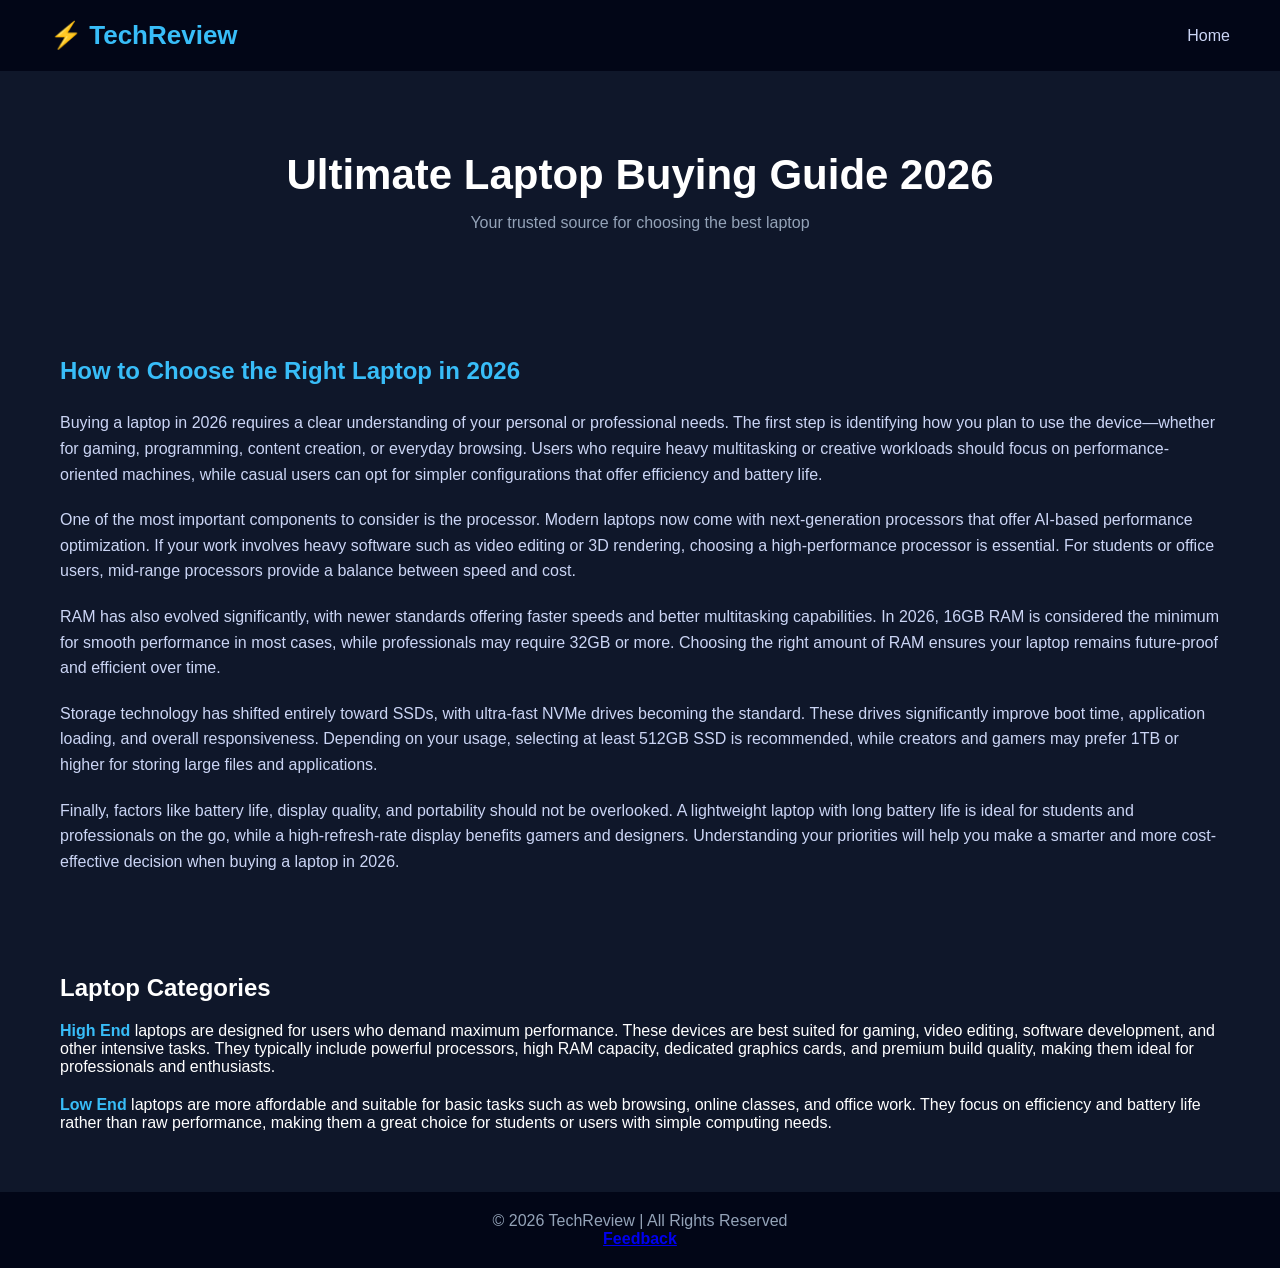
<file: index.html>
<!DOCTYPE html>
<html lang="en">
<head>
<meta charset="UTF-8">
<meta name="viewport" content="width=device-width, initial-scale=1.0">
<title>TechReview</title>

<style>
/* Reset */
* {
    margin: 0;
    padding: 0;
    box-sizing: border-box;
}

/* Body */
body {
    font-family: Arial, sans-serif;
    background-color: #0f172a;
    color: white;
}

/* Header */
header {
    display: flex;
    justify-content: space-between;
    align-items: center;
    padding: 20px 50px;
    background-color: #020617;
}

/* Logo */
.logo {
    font-size: 26px;
    font-weight: bold;
    color: #38bdf8;
}

/* Nav */
nav a {
    color: #cbd5f5;
    text-decoration: none;
    margin-left: 20px;
}

nav a:hover {
    color: #38bdf8;
}

/* Hero */
.hero {
    text-align: center;
    padding: 80px 20px;
}

.hero h1 {
    font-size: 42px;
    margin-bottom: 15px;
}

.hero p {
    color: #94a3b8;
}

/* Content */
.content {
    padding: 40px 60px;
    line-height: 1.6;
}

.content h2 {
    margin-bottom: 20px;
    color: #38bdf8;
}

.content p {
    margin-bottom: 20px;
    color: #cbd5f5;
}

/* Categories */
.categories {
    padding: 40px 60px;
}

.categories h2 {
    margin-bottom: 20px;
}

.categories p {
    margin-bottom: 20px;
}

/* Links */
.categories a {
    color: #38bdf8;
    font-weight: bold;
    text-decoration: none;
}

.categories a:hover {
    text-decoration: underline;
}

/* Footer */
footer {
    text-align: center;
    padding: 20px;
    background-color: #020617;
    color: #94a3b8;
}
</style>

</head>
<body>

<!-- Header -->
<header>
    <div class="logo">⚡ TechReview</div>
    <nav>
    <a href="#">Home</a>
</nav>
</header>

<!-- Hero -->
<section class="hero">
    <h1>Ultimate Laptop Buying Guide 2026</h1>
    <p>Your trusted source for choosing the best laptop</p>
</section>

<!-- Guide Section -->
<section class="content">
    <h2>How to Choose the Right Laptop in 2026</h2>

    <p>
    Buying a laptop in 2026 requires a clear understanding of your personal or professional needs. The first step is identifying how you plan to use the device—whether for gaming, programming, content creation, or everyday browsing. Users who require heavy multitasking or creative workloads should focus on performance-oriented machines, while casual users can opt for simpler configurations that offer efficiency and battery life.
    </p>

    <p>
    One of the most important components to consider is the processor. Modern laptops now come with next-generation processors that offer AI-based performance optimization. If your work involves heavy software such as video editing or 3D rendering, choosing a high-performance processor is essential. For students or office users, mid-range processors provide a balance between speed and cost.
    </p>

    <p>
    RAM has also evolved significantly, with newer standards offering faster speeds and better multitasking capabilities. In 2026, 16GB RAM is considered the minimum for smooth performance in most cases, while professionals may require 32GB or more. Choosing the right amount of RAM ensures your laptop remains future-proof and efficient over time.
    </p>

    <p>
    Storage technology has shifted entirely toward SSDs, with ultra-fast NVMe drives becoming the standard. These drives significantly improve boot time, application loading, and overall responsiveness. Depending on your usage, selecting at least 512GB SSD is recommended, while creators and gamers may prefer 1TB or higher for storing large files and applications.
    </p>

    <p>
    Finally, factors like battery life, display quality, and portability should not be overlooked. A lightweight laptop with long battery life is ideal for students and professionals on the go, while a high-refresh-rate display benefits gamers and designers. Understanding your priorities will help you make a smarter and more cost-effective decision when buying a laptop in 2026.
    </p>

</section>

<!-- Categories -->
<section class="categories">
    <h2>Laptop Categories</h2>

    <p>
    <a href="highend.html"><b>High End</b></a> laptops are designed for users who demand maximum performance. These devices are best suited for gaming, video editing, software development, and other intensive tasks. They typically include powerful processors, high RAM capacity, dedicated graphics cards, and premium build quality, making them ideal for professionals and enthusiasts.
    </p>

    <p>
    <a href="lowend.html"><b>Low End</b></a> laptops are more affordable and suitable for basic tasks such as web browsing, online classes, and office work. They focus on efficiency and battery life rather than raw performance, making them a great choice for students or users with simple computing needs.
    </p>

</section>

<!-- Footer -->
<footer>
    <p>© 2026 TechReview | All Rights Reserved</p>
    <p>
        <a href="feedback.html"><b>Feedback</b></a>
    </p>
</footer>

</body>
</html>
</file>
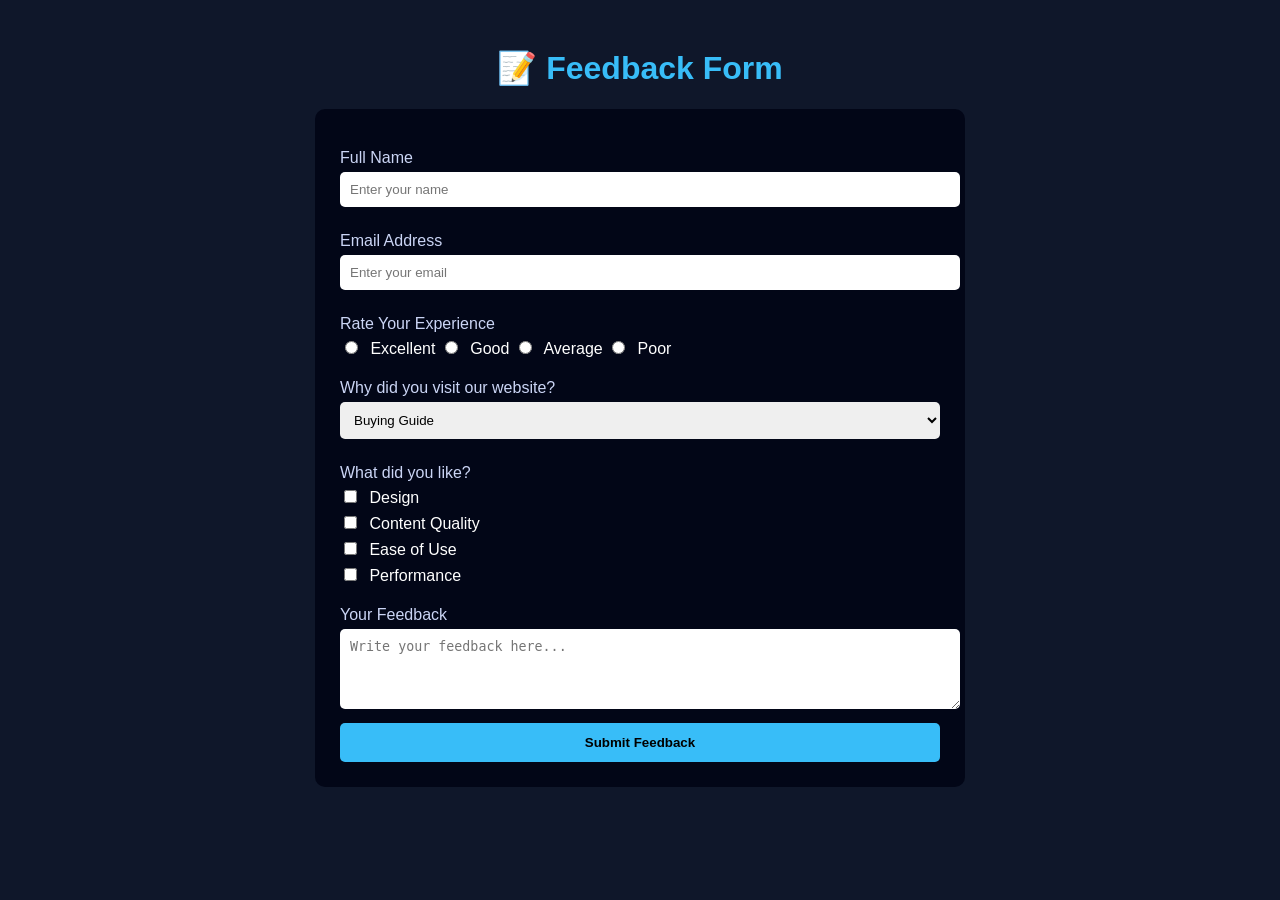
<file: feedback.html>
<!DOCTYPE html>
<html lang="en">
<head>
<meta charset="UTF-8">
<meta name="viewport" content="width=device-width, initial-scale=1.0">
<title>Feedback - TechReview</title>

<style>
body {
    font-family: Arial, sans-serif;
    background-color: #0f172a;
    color: white;
    padding: 20px;
}

h1 {
    text-align: center;
    color: #38bdf8;
}

form {
    max-width: 600px;
    margin: auto;
    background: #020617;
    padding: 25px;
    border-radius: 10px;
}

label {
    display: block;
    margin-top: 15px;
    margin-bottom: 5px;
    color: #cbd5f5;
}

input, select, textarea {
    width: 100%;
    padding: 10px;
    border-radius: 5px;
    border: none;
    margin-bottom: 10px;
}

input[type="radio"],
input[type="checkbox"] {
    width: auto;
    margin-right: 8px;
}

button {
    background-color: #38bdf8;
    border: none;
    padding: 12px;
    width: 100%;
    font-weight: bold;
    cursor: pointer;
    border-radius: 5px;
}

button:hover {
    background-color: #0ea5e9;
}
</style>

</head>
<body>

<h1>📝 Feedback Form</h1>

<form action="thankyou.html">

    <!-- Name -->
    <label for="name">Full Name</label>
    <input type="text" id="name" placeholder="Enter your name" required>

    <!-- Email -->
    <label for="email">Email Address</label>
    <input type="email" id="email" placeholder="Enter your email" required>

    <!-- Rating (Radio Buttons) -->
    <label>Rate Your Experience</label>
    <input type="radio" name="rating"> Excellent
    <input type="radio" name="rating"> Good
    <input type="radio" name="rating"> Average
    <input type="radio" name="rating"> Poor

    <!-- Purpose (Select Dropdown) -->
    <label for="purpose">Why did you visit our website?</label>
    <select id="purpose">
        <option>Buying Guide</option>
        <option>Product Research</option>
        <option>Casual Browsing</option>
        <option>Other</option>
    </select>

    <!-- Features liked (Checkboxes) -->
    <label>What did you like?</label>
    <input type="checkbox"> Design<br>
    <input type="checkbox"> Content Quality<br>
    <input type="checkbox"> Ease of Use<br>
    <input type="checkbox"> Performance<br>

    <!-- Feedback Message -->
    <label for="message">Your Feedback</label>
    <textarea id="message" rows="4" placeholder="Write your feedback here..."></textarea>

    <!-- Submit Button -->
    <button type="submit">Submit Feedback</button>

</form>

</body>
</html>
</file>
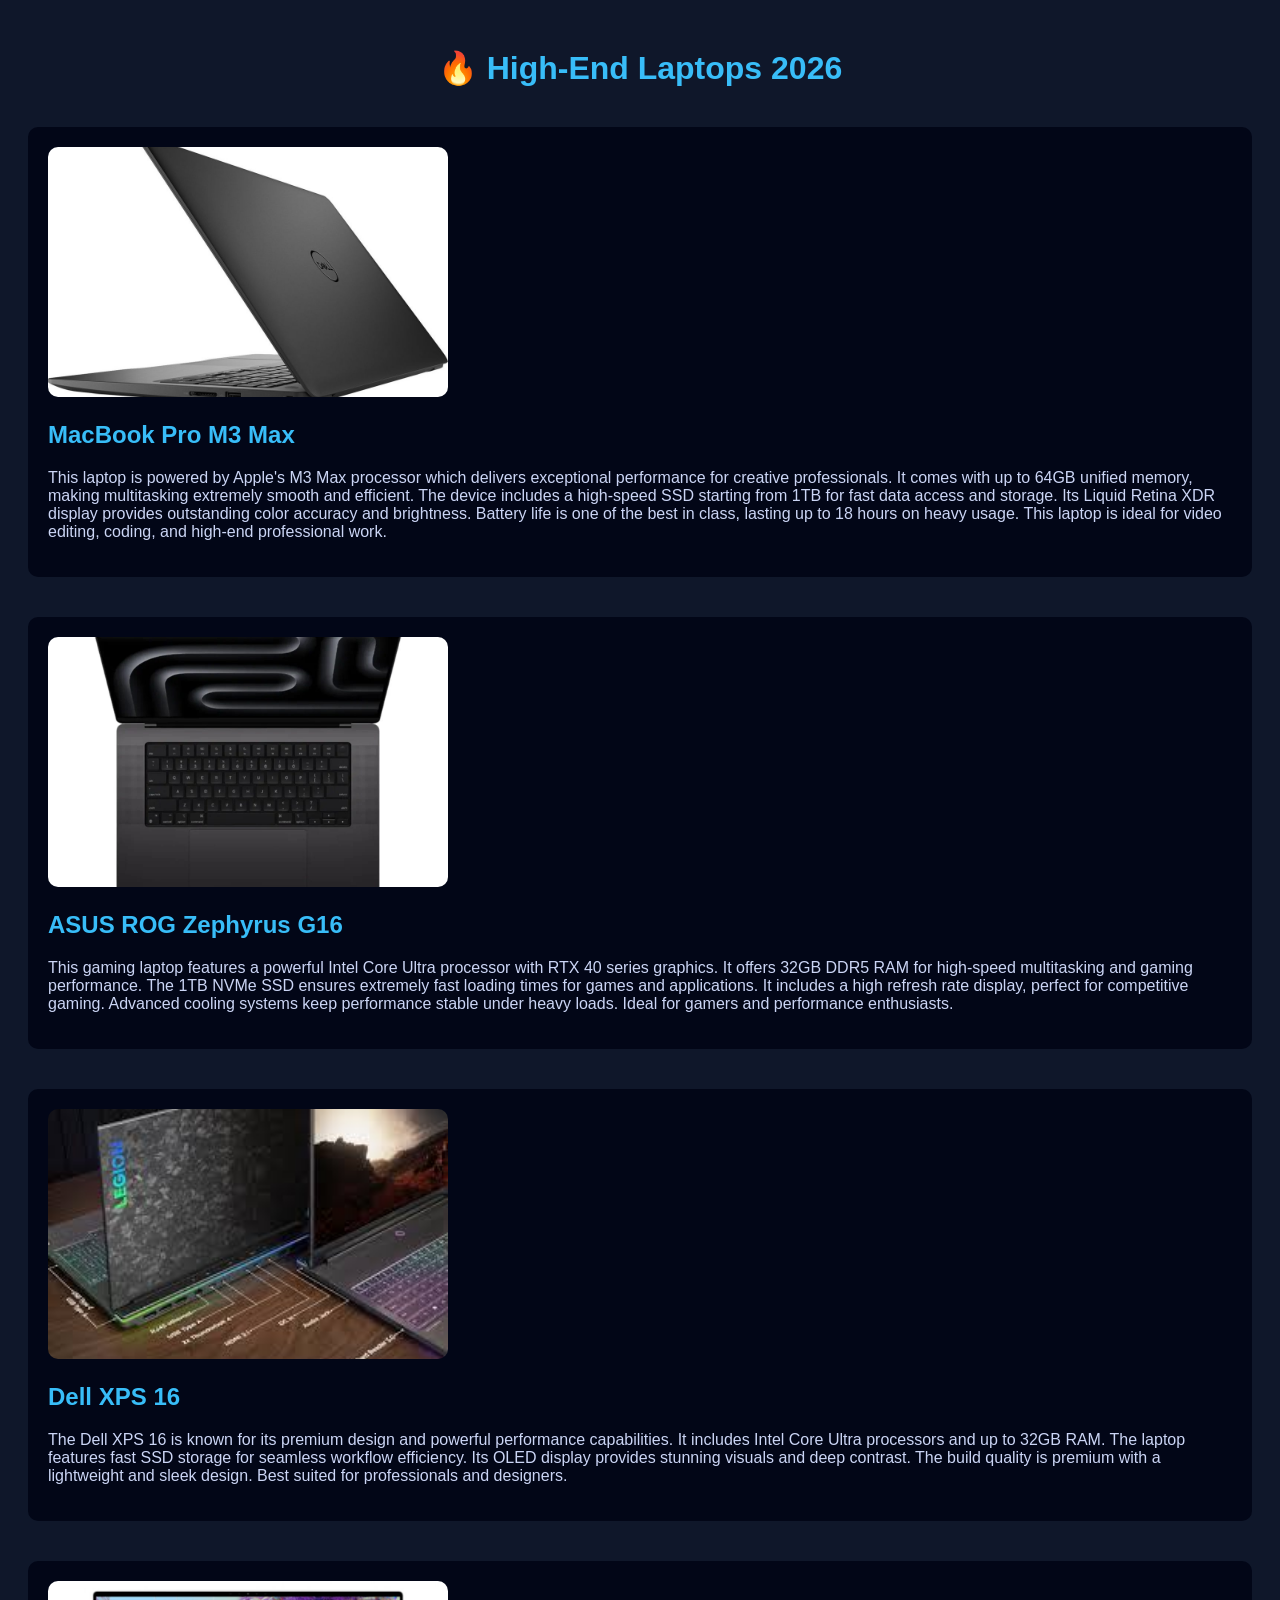
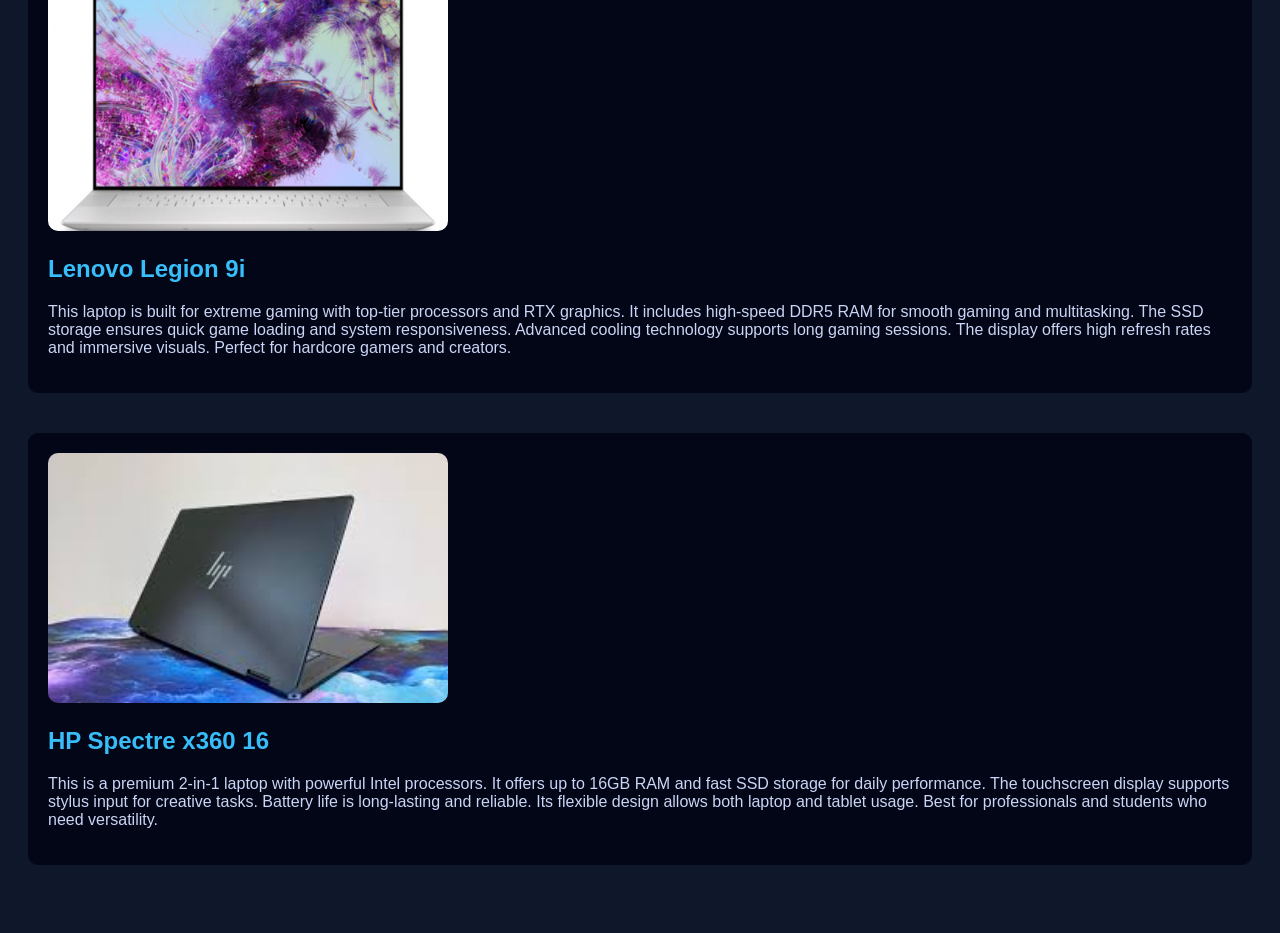
<file: highend.html>
<!DOCTYPE html>
<html lang="en">
<head>
<meta charset="UTF-8">
<meta name="viewport" content="width=device-width, initial-scale=1.0">
<title>High-End Laptops</title>

<style>
body {
    font-family: Arial;
    background: #0f172a;
    color: white;
    padding: 20px;
}
h1 {
    text-align: center;
    color: #38bdf8;
}
.laptop {
    margin: 40px 0;
    background: #020617;
    padding: 20px;
    border-radius: 10px;
}
img {
    width: 100%;
    max-width: 400px;
    height: 250px;
    object-fit: cover;
    border-radius: 10px;
}
h2 {
    color: #38bdf8;
}
p {
    color: #cbd5f5;
}
</style>
</head>

<body>

<h1>🔥 High-End Laptops 2026</h1>

<div class="laptop">
<img src="image1.jpeg">
<h2>MacBook Pro M3 Max</h2>
<p>
This laptop is powered by Apple's M3 Max processor which delivers exceptional performance for creative professionals.
It comes with up to 64GB unified memory, making multitasking extremely smooth and efficient.
The device includes a high-speed SSD starting from 1TB for fast data access and storage.
Its Liquid Retina XDR display provides outstanding color accuracy and brightness.
Battery life is one of the best in class, lasting up to 18 hours on heavy usage.
This laptop is ideal for video editing, coding, and high-end professional work.
</p>
</div>

<div class="laptop">
<img src="image2.jpeg">
<h2>ASUS ROG Zephyrus G16</h2>
<p>
This gaming laptop features a powerful Intel Core Ultra processor with RTX 40 series graphics.
It offers 32GB DDR5 RAM for high-speed multitasking and gaming performance.
The 1TB NVMe SSD ensures extremely fast loading times for games and applications.
It includes a high refresh rate display, perfect for competitive gaming.
Advanced cooling systems keep performance stable under heavy loads.
Ideal for gamers and performance enthusiasts.
</p>
</div>

<div class="laptop">
<img src="image3.jpeg">
<h2>Dell XPS 16</h2>
<p>
The Dell XPS 16 is known for its premium design and powerful performance capabilities.
It includes Intel Core Ultra processors and up to 32GB RAM.
The laptop features fast SSD storage for seamless workflow efficiency.
Its OLED display provides stunning visuals and deep contrast.
The build quality is premium with a lightweight and sleek design.
Best suited for professionals and designers.
</p>
</div>

<div class="laptop">
<img src="image4.jpeg">
<h2>Lenovo Legion 9i</h2>
<p>
This laptop is built for extreme gaming with top-tier processors and RTX graphics.
It includes high-speed DDR5 RAM for smooth gaming and multitasking.
The SSD storage ensures quick game loading and system responsiveness.
Advanced cooling technology supports long gaming sessions.
The display offers high refresh rates and immersive visuals.
Perfect for hardcore gamers and creators.
</p>
</div>

<div class="laptop">
<img src="image5.jpeg">
<h2>HP Spectre x360 16</h2>
<p>
This is a premium 2-in-1 laptop with powerful Intel processors.
It offers up to 16GB RAM and fast SSD storage for daily performance.
The touchscreen display supports stylus input for creative tasks.
Battery life is long-lasting and reliable.
Its flexible design allows both laptop and tablet usage.
Best for professionals and students who need versatility.
</p>
</div>

</body>
</html>
</file>
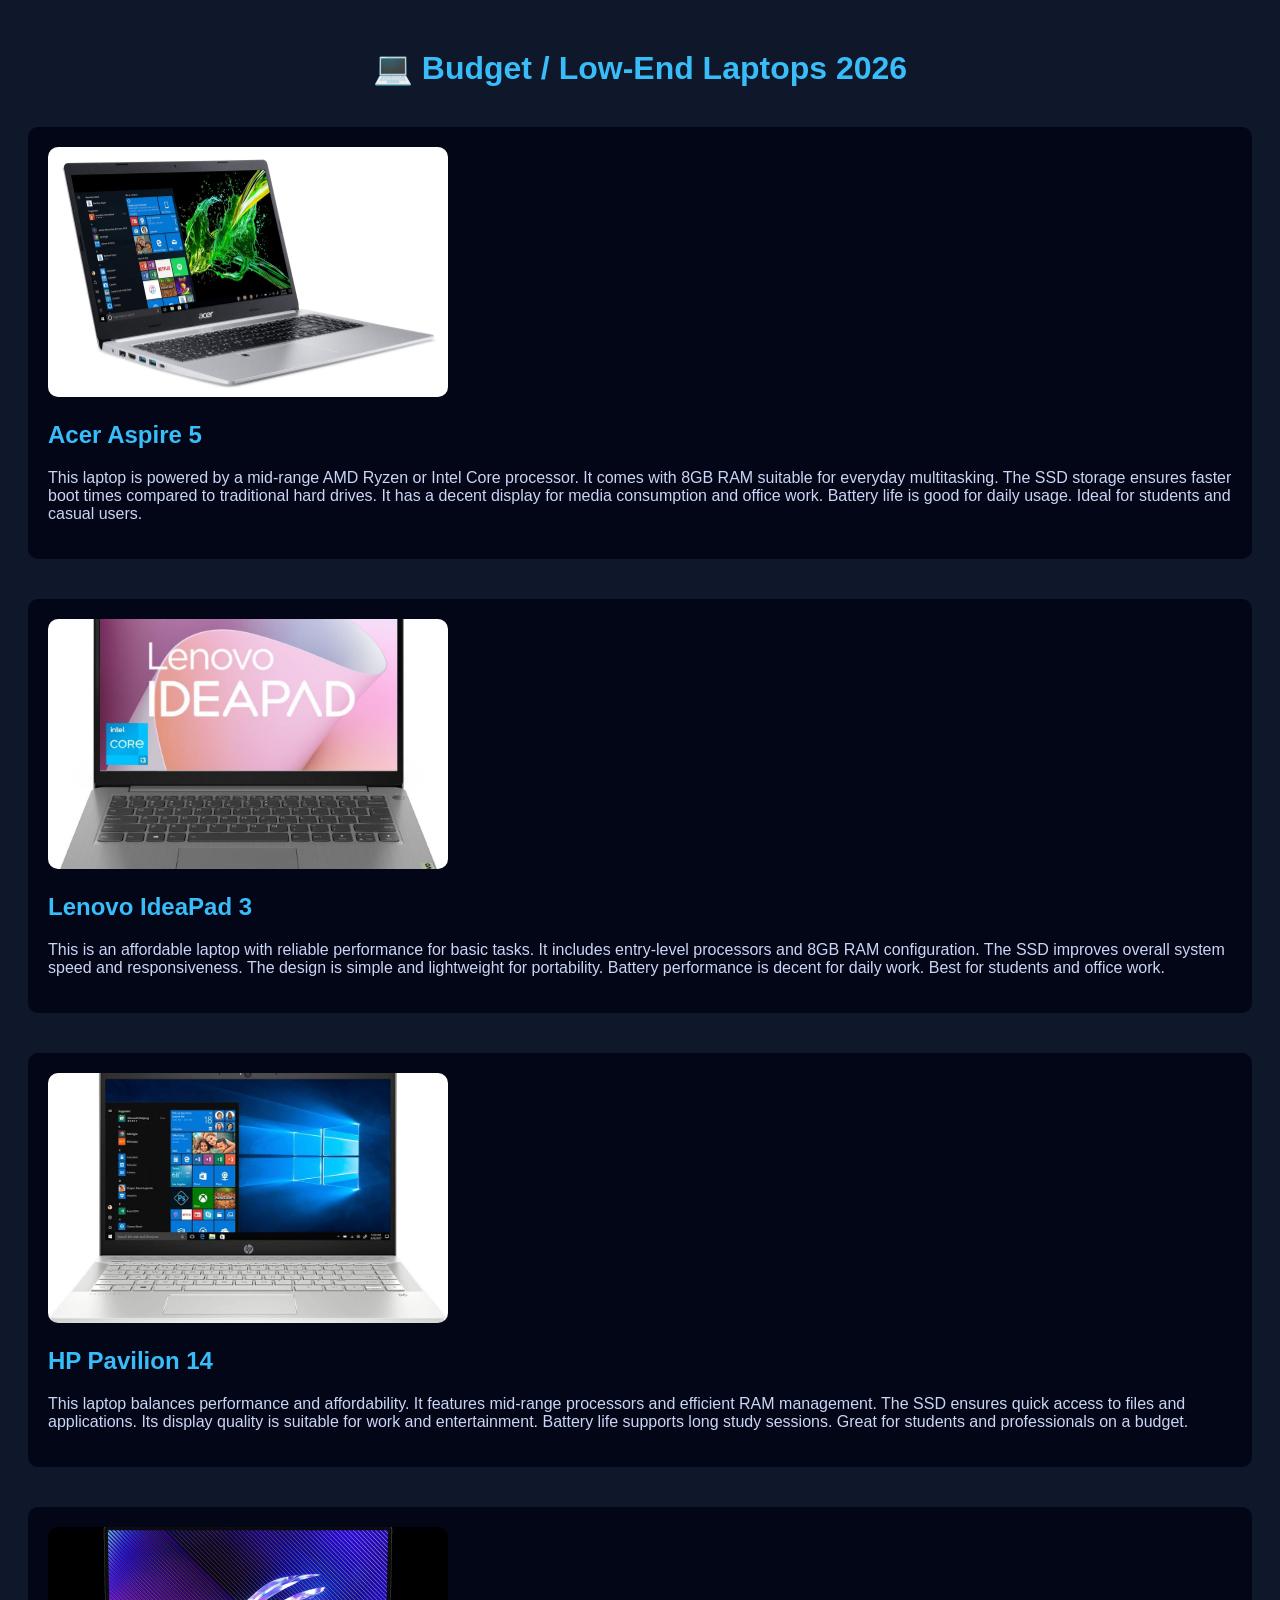
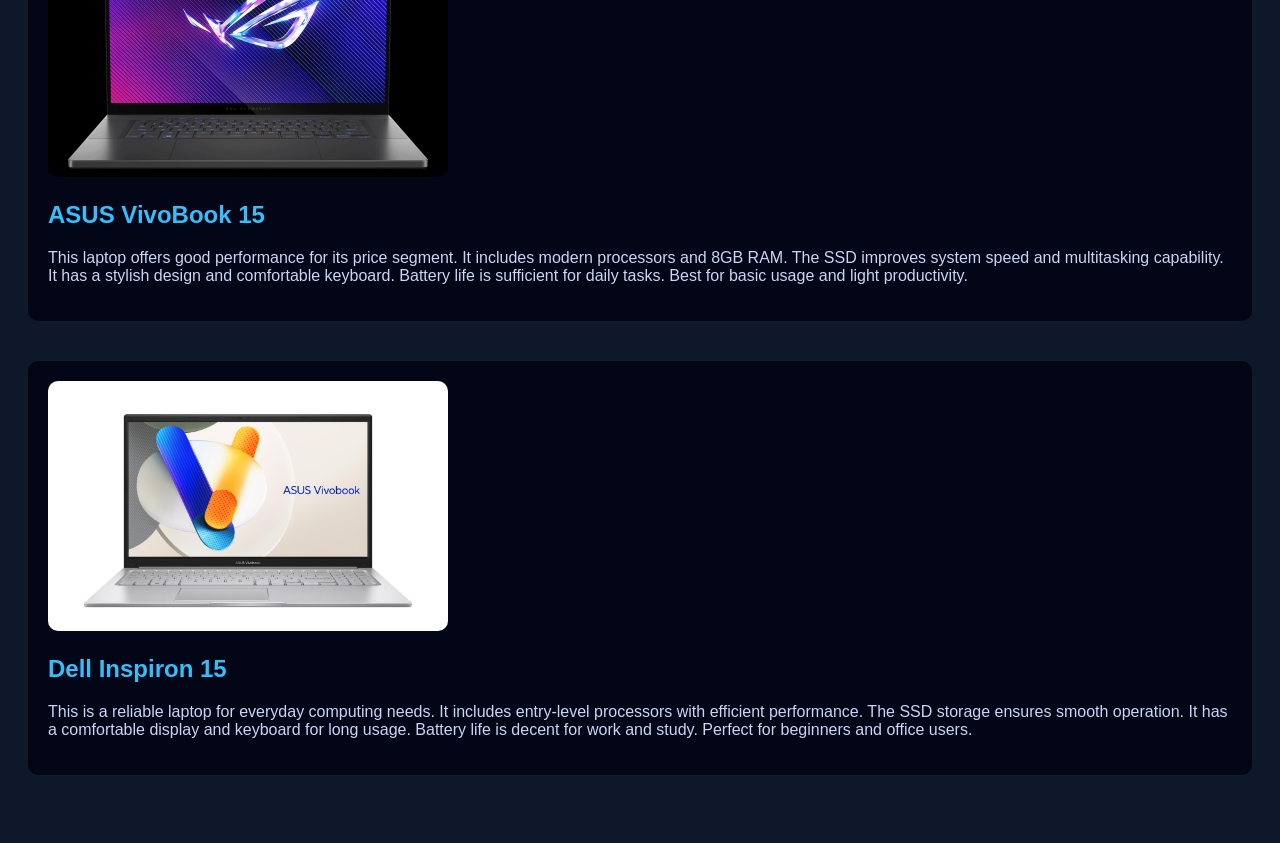
<file: lowend.html>
<!DOCTYPE html>
<html lang="en">
<head>
<meta charset="UTF-8">
<meta name="viewport" content="width=device-width, initial-scale=1.0">
<title>Low-End Laptops</title>

<style>
body {
    font-family: Arial;
    background: #0f172a;
    color: white;
    padding: 20px;
}
h1 {
    text-align: center;
    color: #38bdf8;
}
.laptop {
    margin: 40px 0;
    background: #020617;
    padding: 20px;
    border-radius: 10px;
}
img {
    width: 100%;
    max-width: 400px;
    height: 250px;
    object-fit: cover;
    border-radius: 10px;
}
h2 {
    color: #38bdf8;
}
p {
    color: #cbd5f5;
}
</style>
</head>

<body>

<h1>💻 Budget / Low-End Laptops 2026</h1>

<div class="laptop">
<img src="image6.jpeg">
<h2>Acer Aspire 5</h2>
<p>
This laptop is powered by a mid-range AMD Ryzen or Intel Core processor.
It comes with 8GB RAM suitable for everyday multitasking.
The SSD storage ensures faster boot times compared to traditional hard drives.
It has a decent display for media consumption and office work.
Battery life is good for daily usage.
Ideal for students and casual users.
</p>
</div>

<div class="laptop">
<img src="image7.jpeg">
<h2>Lenovo IdeaPad 3</h2>
<p>
This is an affordable laptop with reliable performance for basic tasks.
It includes entry-level processors and 8GB RAM configuration.
The SSD improves overall system speed and responsiveness.
The design is simple and lightweight for portability.
Battery performance is decent for daily work.
Best for students and office work.
</p>
</div>

<div class="laptop">
<img src="image8.jpeg">
<h2>HP Pavilion 14</h2>
<p>
This laptop balances performance and affordability.
It features mid-range processors and efficient RAM management.
The SSD ensures quick access to files and applications.
Its display quality is suitable for work and entertainment.
Battery life supports long study sessions.
Great for students and professionals on a budget.
</p>
</div>

<div class="laptop">
<img src="image9.jpeg">
<h2>ASUS VivoBook 15</h2>
<p>
This laptop offers good performance for its price segment.
It includes modern processors and 8GB RAM.
The SSD improves system speed and multitasking capability.
It has a stylish design and comfortable keyboard.
Battery life is sufficient for daily tasks.
Best for basic usage and light productivity.
</p>
</div>

<div class="laptop">
<img src="image10.jpeg">
<h2>Dell Inspiron 15</h2>
<p>
This is a reliable laptop for everyday computing needs.
It includes entry-level processors with efficient performance.
The SSD storage ensures smooth operation.
It has a comfortable display and keyboard for long usage.
Battery life is decent for work and study.
Perfect for beginners and office users.
</p>
</div>

</body>
</html>
</file>
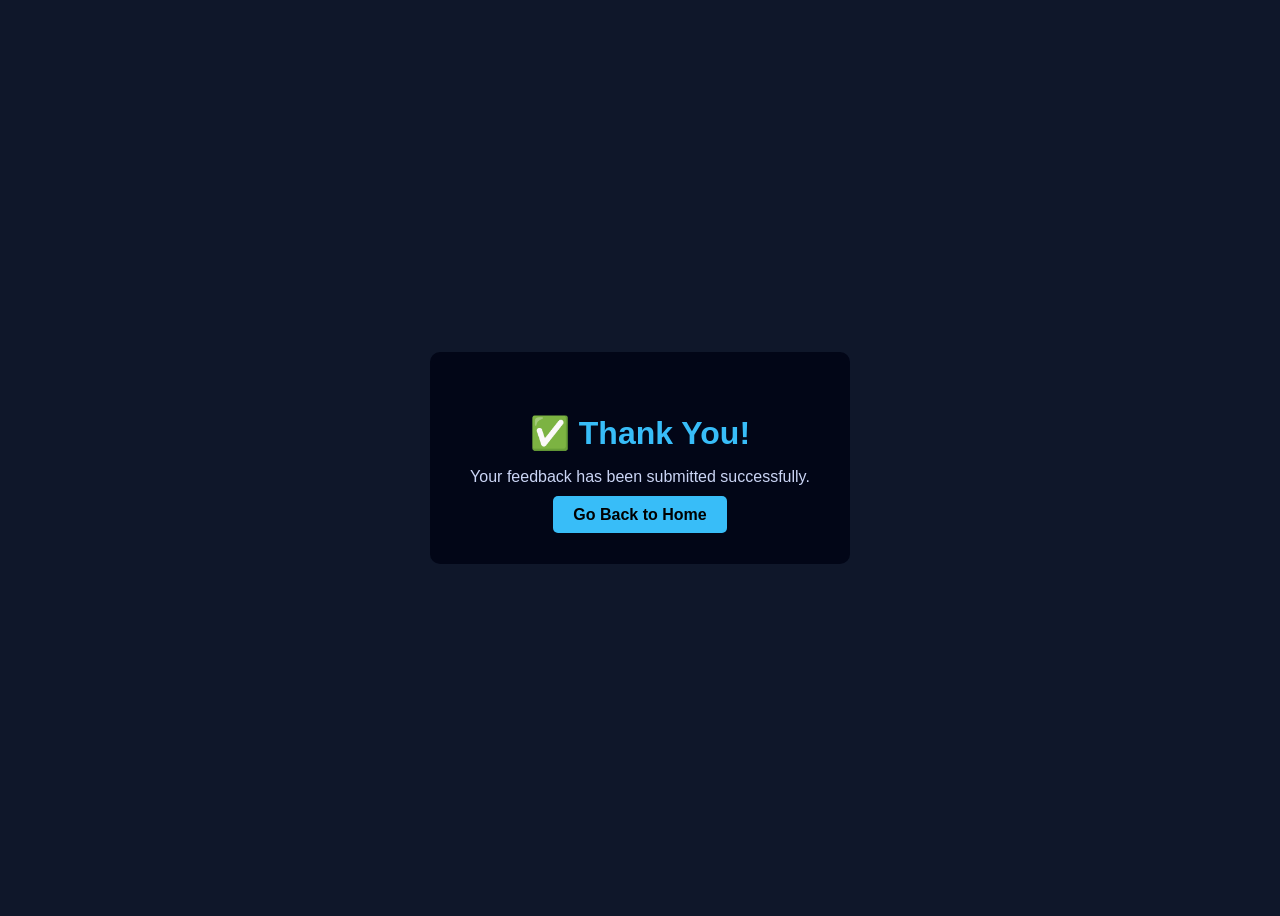
<file: thankyou.html>
<!DOCTYPE html>
<html lang="en">
<head>
<meta charset="UTF-8">
<meta name="viewport" content="width=device-width, initial-scale=1.0">
<title>Thank You</title>

<style>
body {
    font-family: Arial, sans-serif;
    background-color: #0f172a;
    color: white;
    display: flex;
    justify-content: center;
    align-items: center;
    height: 100vh;
}

.container {
    text-align: center;
    background: #020617;
    padding: 40px;
    border-radius: 10px;
}

h1 {
    color: #38bdf8;
    margin-bottom: 15px;
}

p {
    color: #cbd5f5;
    margin-bottom: 20px;
}

a {
    text-decoration: none;
    color: black;
    background-color: #38bdf8;
    padding: 10px 20px;
    border-radius: 5px;
    font-weight: bold;
}

a:hover {
    background-color: #0ea5e9;
}
</style>

</head>
<body>

<div class="container">
    <h1>✅ Thank You!</h1>
    <p>Your feedback has been submitted successfully.</p>
    <a href="index.html">Go Back to Home</a>
</div>

</body>
</html>
</file>
